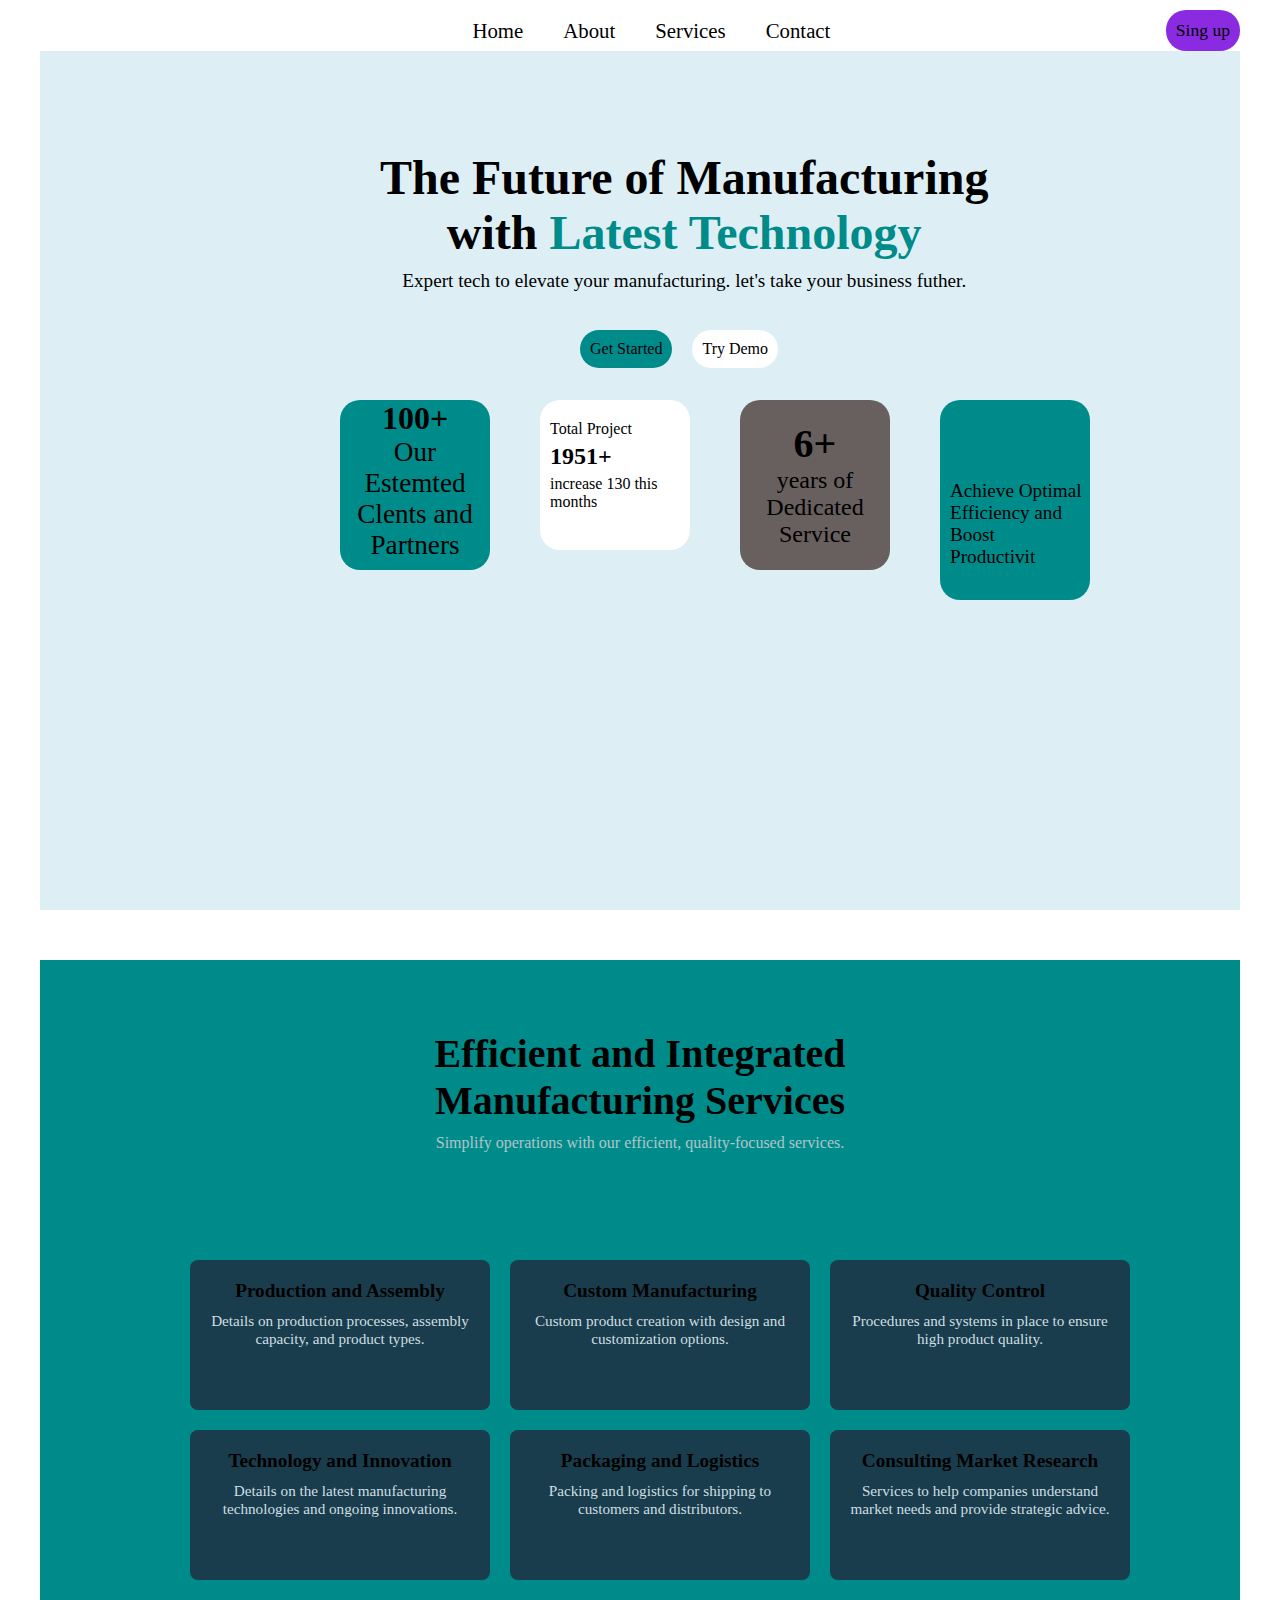
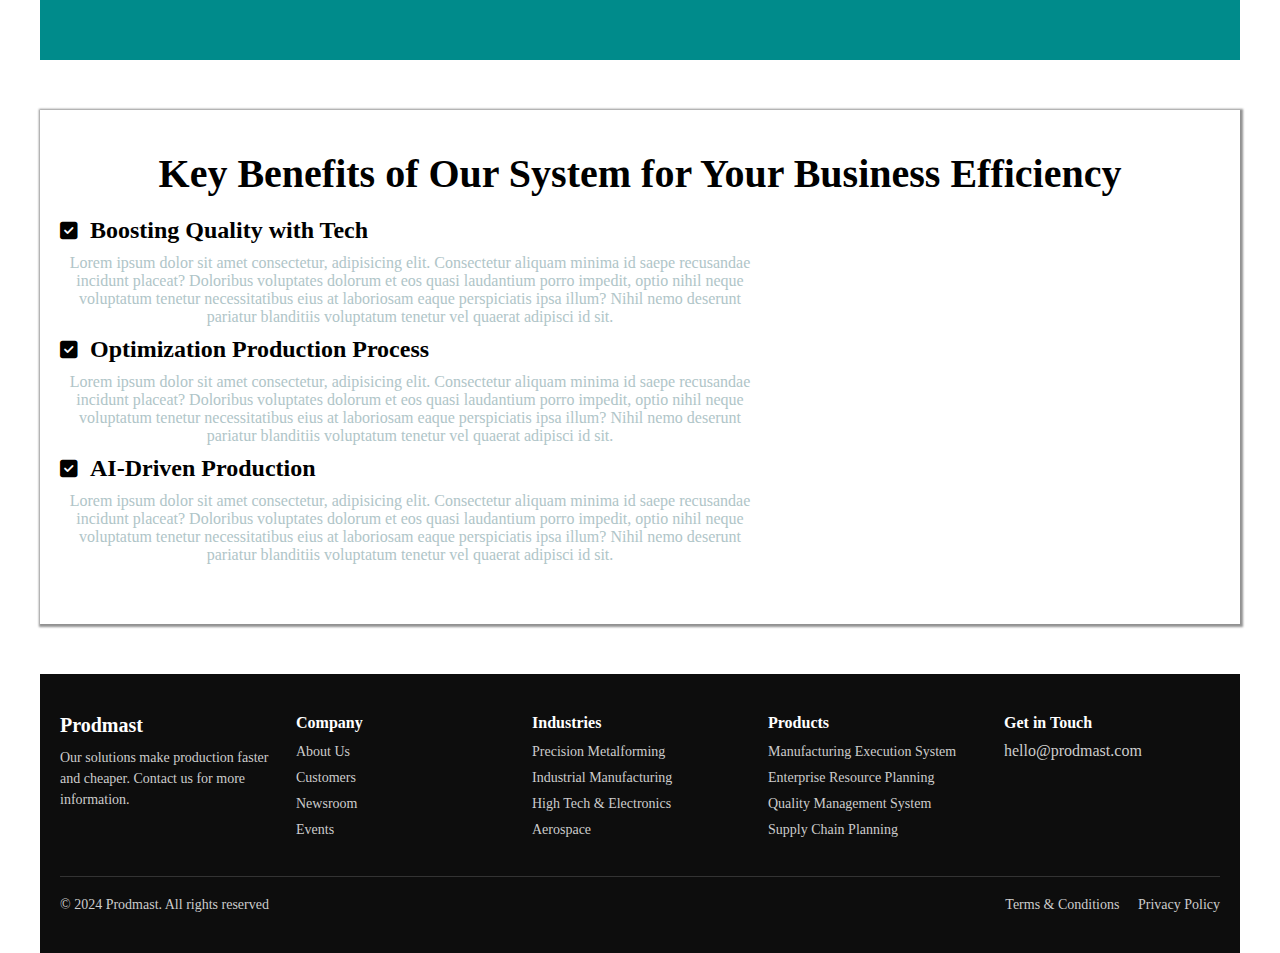
<file: index.html>
<!DOCTYPE html>
<html lang="en">
<head>
    <meta charset="UTF-8">
    <meta name="viewport" content="width=device-width, initial-scale=1.0">
    <link rel="stylesheet" href="style.css">
    <link rel="stylesheet" href="https://cdnjs.cloudflare.com/ajax/libs/font-awesome/6.7.1/css/all.min.css">
    <title>Document</title>
</head>
<body>
    <header class="header1">
        <section class="mainheader">
            <nav class="navbar">
                <div class="logo">
                    <h3>Prodmast</h3>
                </div>
                <div class="mainnav">
                    <ul>
                        <li>Home</li>
                        <li>About</li>
                        <li>Services</li>
                        <li>Contact</li>
                    </ul>
                </div>
                <div class="button">Sing up</div>
            </nav>
        </section>

        <div class="main-contant">
            <h1 class="main-heading">The Future of Manufacturing <br>with <span style="color: darkcyan;">Latest Technology</span></h1>
        <p>Expert tech to elevate your manufacturing. let's take your business futher.</p>
        </div>

        <div class="buttons">
            <div class="first">
                <p>Get Started</p>
            </div>
            <div class="second">
                <p>Try Demo</p>
            </div>
        </div>


        <section class="cards">
            <div class="firstcard">
            </div>
            <div class="secondcard">
                <h2>100+</h2>
                <p>Our Estemted Clents and  Partners</p>
            </div>
            <div class="thirdcard">
                <p>Total Project</p>
                <h2>1951+</h2>
                <p>increase 130 this months</p>
            </div>
            <div class="forthcard">
                <h1>6+</h1>
                <p>years of <br> Dedicated <br> Service</p>
            </div>
            <div class="lastcard">
                <p>Achieve Optimal <br> Efficiency and Boost <br> Productivit</p>
            </div>
        </section>

        
    </header>




    <div class="container">
        <header class="header2">
          <h1>Efficient and Integrated <br> Manufacturing Services</h1>
          <p>Simplify operations with our efficient, quality-focused services.</p>
        </header>
    
        <section class="services">
          <div class="service-card">
            <h3>Production and Assembly</h3>
            <p>Details on production processes, assembly capacity, and product types.</p>
          </div>
          <div class="service-card">
            <h3>Custom Manufacturing</h3>
            <p>Custom product creation with design and customization options.</p>
          </div>
          <div class="service-card">
            <h3>Quality Control</h3>
            <p>Procedures and systems in place to ensure high product quality.</p>
          </div>
          <div class="service-card">
            <h3>Technology and Innovation</h3>
            <p>Details on the latest manufacturing technologies and ongoing innovations.</p>
          </div>
          <div class="service-card">
            <h3>Packaging and Logistics</h3>
            <p>Packing and logistics for shipping to customers and distributors.</p>
          </div>
          <div class="service-card">
            <h3>Consulting Market Research</h3>
            <p>Services to help companies understand market needs and provide strategic advice.</p>
          </div>
        </section>
    
       
      </div>
      <section class="benefits">
        <h2>Key Benefits of Our System for Your Business Efficiency</h2>
        <ul>
          <li><i class="fa-solid fa-square-check"></i>&nbsp;&nbsp;<strong>Boosting Quality with Tech</strong> </li>
          <p class="small-p">Lorem ipsum dolor sit amet consectetur, adipisicing elit. Consectetur aliquam minima id saepe recusandae incidunt placeat? Doloribus voluptates dolorum et eos quasi laudantium porro impedit, optio nihil neque voluptatum tenetur necessitatibus eius at laboriosam eaque perspiciatis ipsa illum? Nihil nemo deserunt pariatur blanditiis voluptatum tenetur vel quaerat adipisci id sit.</p>
          <li><i class="fa-solid fa-square-check"></i>&nbsp;&nbsp;<strong>Optimization Production Process</strong></li>
          <p class="small-p">Lorem ipsum dolor sit amet consectetur, adipisicing elit. Consectetur aliquam minima id saepe recusandae incidunt placeat? Doloribus voluptates dolorum et eos quasi laudantium porro impedit, optio nihil neque voluptatum tenetur necessitatibus eius at laboriosam eaque perspiciatis ipsa illum? Nihil nemo deserunt pariatur blanditiis voluptatum tenetur vel quaerat adipisci id sit.</p>
          <li><i class="fa-solid fa-square-check"></i>&nbsp;&nbsp;<strong>AI-Driven Production</strong> </li>
          <p class="small-p">Lorem ipsum dolor sit amet consectetur, adipisicing elit. Consectetur aliquam minima id saepe recusandae incidunt placeat? Doloribus voluptates dolorum et eos quasi laudantium porro impedit, optio nihil neque voluptatum tenetur necessitatibus eius at laboriosam eaque perspiciatis ipsa illum? Nihil nemo deserunt pariatur blanditiis voluptatum tenetur vel quaerat adipisci id sit.</p>
        </ul>
       
      </section>

  <footer class="footer">
    <div class="footer-container">
      <div class="footer-section">
        <h3 class="logo">Prodmast</h3>
        <p class="description">
          Our solutions make production faster and cheaper. Contact us for more information.
        </p>
      </div>
      <div class="footer-section">
        <h4>Company</h4>
        <ul>
          <li><a href="#">About Us</a></li>
          <li><a href="#">Customers</a></li>
          <li><a href="#">Newsroom</a></li>
          <li><a href="#">Events</a></li>
        </ul>
      </div>
      <div class="footer-section">
        <h4>Industries</h4>
        <ul>
          <li><a href="#">Precision Metalforming</a></li>
          <li><a href="#">Industrial Manufacturing</a></li>
          <li><a href="#">High Tech &amp; Electronics</a></li>
          <li><a href="#">Aerospace</a></li>
        </ul>
      </div>
      <div class="footer-section">
        <h4>Products</h4>
        <ul>
          <li><a href="#">Manufacturing Execution System</a></li>
          <li><a href="#">Enterprise Resource Planning</a></li>
          <li><a href="#">Quality Management System</a></li>
          <li><a href="#">Supply Chain Planning</a></li>
        </ul>
      </div>
      <div class="footer-section">
        <h4>Get in Touch</h4>
        <p><a href="mailto:hello@prodmast.com">hello@prodmast.com</a></p>
        <div class="social-icons">
          <a href="#"><i class="icon-linkedin"></i></a>
          <a href="#"><i class="icon-twitter"></i></a>
          <a href="#"><i class="icon-facebook"></i></a>
        </div>
      </div>
    </div>
    <div class="footer-bottom">
      <p>&copy; 2024 Prodmast. All rights reserved</p>
      <div class="policies">
        <a href="#">Terms &amp; Conditions</a>
        <a href="#">Privacy Policy</a>
      </div>
    </div>
  </footer>


    <!-- <script src="scipt.js"></script> -->
</body>
</html>
</file>
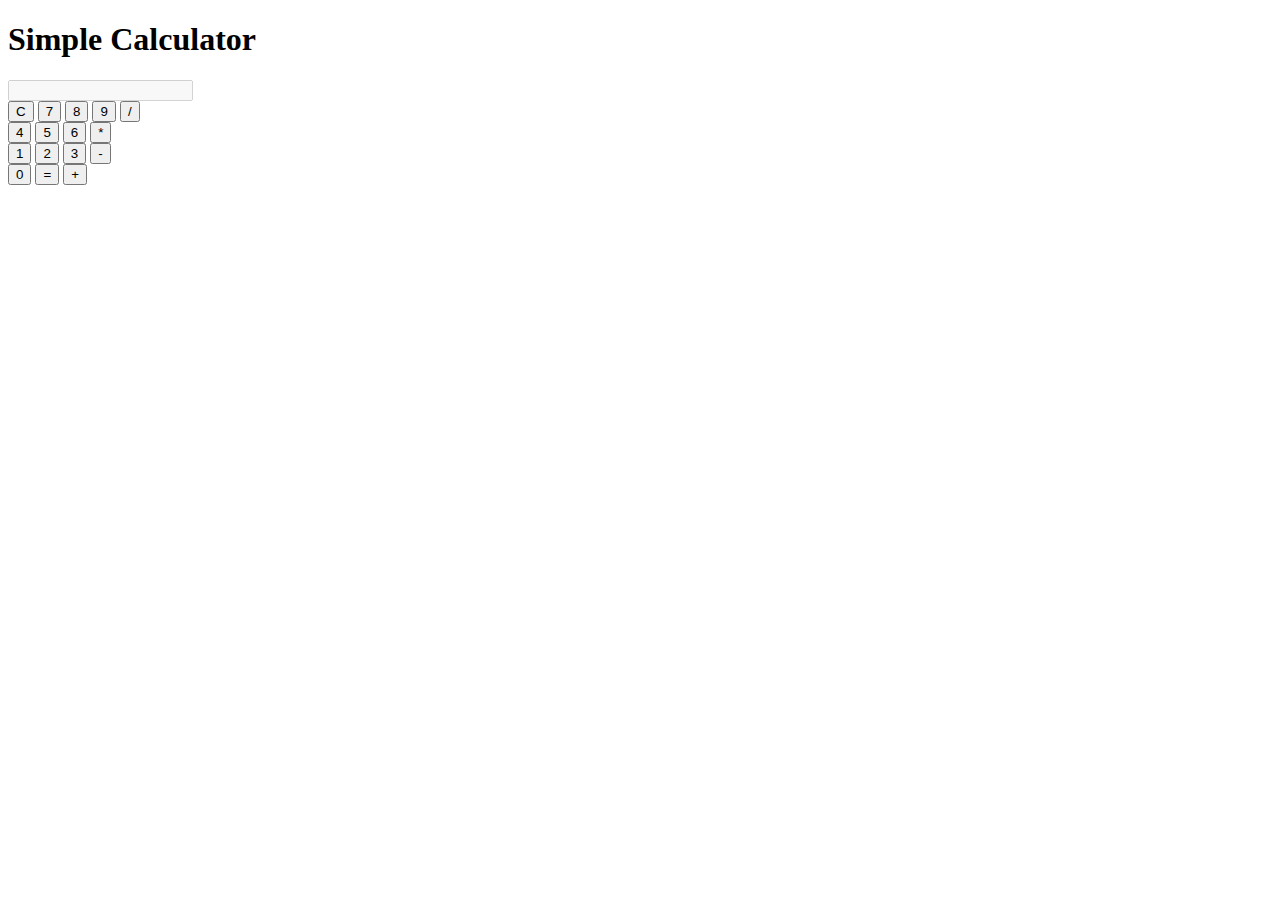
<file: index2.html>
<!DOCTYPE html>
<html lang="en">
<head>
    <meta charset="UTF-8">
    <meta name="viewport" content="width=device-width, initial-scale=1.0">
    <title>Simple Calculator</title>
</head>
<body>
    <h1>Simple Calculator</h1>
    <input type="text" id="result" disabled>
    <br>
    <button onclick="clearResult()">C</button>
    <button onclick="appendToResult('7')">7</button>
    <button onclick="appendToResult('8')">8</button>
    <button onclick="appendToResult('9')">9</button>
    <button onclick="appendToResult('/')">/</button>
    <br>
    <button onclick="appendToResult('4')">4</button>
    <button onclick="appendToResult('5')">5</button>
    <button onclick="appendToResult('6')">6</button>
    <button onclick="appendToResult('*')">*</button>
    <br>
    <button onclick="appendToResult('1')">1</button>
    <button onclick="appendToResult('2')">2</button>
    <button onclick="appendToResult('3')">3</button>
    <button onclick="appendToResult('-')">-</button>
    <br>
    <button onclick="appendToResult('0')">0</button>
    <button onclick="calculateResult()">=</button>
    <button onclick="appendToResult('+')">+</button>
    
    <script>
        function appendToResult(value) {
            document.getElementById("result").value += value;
        }

        function clearResult() {
            document.getElementById("result").value = "";
        }

        function calculateResult() {
            const result = eval(document.getElementById("result").value);
            document.getElementById("result").value = result;
        }
    </script>
</body>
</html>
</file>
<file: style.css>
*{
    padding: 0;
    margin: 0;
    box-sizing: border-box;
}
/* body{
    border: 50px solid gray;
} */

.header1{
    background-color: rgba(173, 216, 230, 0.418);
    height: 100vh;
    max-width: 1200px;
    margin: 0 auto;
}
.mainheader{
    margin: 10px 0px;
}
.logo{
    font-size: 1.5rem;
    
}

.navbar{
    display: flex;
    justify-content: space-between;
    background-color: #fff;
   
    align-items: center;
    
}

.mainnav ul{
    display: flex;
    justify-content: space-between;
    gap: 40px;
  
}

.mainnav ul li{
    list-style-type: none;
    font-size: 1.3rem;
}

.button{
    font-size: 1.1rem;
    background-color:blueviolet;
    padding: 10px;
    border-radius: 20px;
}
.main-contant{
    position: absolute;
    top: 150px;
    left: 380px;
    text-align: center;
}
.main-heading{
    font-size: 3rem;
}
.main-contant p {
    font-size: 1.2rem;
    padding-top: 10px;
}

.buttons{
    display: flex;
    justify-content: center;
    gap: 20px;
    position: absolute;
    top: 330px;
    left: 580px;
}

.buttons .first{
    background-color: darkcyan;
    padding: 10px;
    border-radius: 20px;
}

.buttons .second{
    background-color: #fff;
    padding: 10px;
    border-radius: 20px;
}

.cards{
    display: flex;
    justify-content: space-between;
    position: absolute;
    top: 350px;
    gap: 50px;

}

.firstcard{
    background-image: url("https://th.bing.com/th/id/OIG1.wQ7nqzXG6LLji1s3MrOP");
    position: absolute;
    /* top: 50px; */
    height: 200px;
    width: 150px;
    border-radius: 20px;
    left: 100px;
top: 50px;
}
.secondcard{
    background-color: darkcyan;
    position: absolute;
    height: 170px;
    width: 150px;
    border-radius: 20px;
    text-align: center;
    left: 300px;
    top: 50px;
}
.secondcard h2{
    font-size: 2rem;
}
.secondcard p{
    font-size: 1.7rem;
}
.thirdcard {
    background-color: #fff;
    position: absolute;
    height: 150px;
    width: 150px;
    border-radius: 20px;
    padding: 20px 10px;
    left: 500px;
    top: 50px;
}
.thirdcard p {
    padding-bottom: 5px;
}
.thirdcard h2{
    padding-bottom: 5px;
}
.forthcard{
    background-color: rgb(104, 95, 95);
    position: absolute;
    height: 170px;
    width: 150px;
    border-radius: 20px;
    padding: 20px 10px ;
    text-align: center;
    left: 700px;
    top: 50px;
}
.forthcard h1 {
    font-size: 2.5rem;
}
.forthcard p {
    font-size: 1.5rem;
}
.lastcard {
    background-color: darkcyan;
    position: absolute;
    height: 200px;
    width: 150px;
    border-radius: 20px;
    padding: 80px 0 0 10px;
    left: 900px;
    top: 50px;
}
.lastcard p {
    font-size: 1.2rem;
}





/* 
body {
    margin: 0;
    font-family: Arial, sans-serif;
    background-color: #102a37;
    color: #ffffff;
  } */
  
  .container {
    max-width: 1200px;
    height: 700px;
    margin: 50px auto;
    padding: 20px;
    position: relative;
    background-color: darkcyan;
  }
  
  .header2 {
    text-align: center;
    margin-bottom: 40px;
    padding-top: 50px;
  }
  
  .header2 h1 {
    font-size: 2.5rem;
    margin-bottom: 10px;
  }
  
  .header2 p {
    font-size: 1rem;
    color: #b0c5c8;
  }
  
  .services {
    display: flex;
    justify-content: center;
    flex-wrap: wrap;
    width: 1200px;
    gap: 20px;
    margin-bottom: 40px;
    position: absolute;
    top: 300px;
  }
  
  .service-card {
    background-color: #1a3d4d;
    padding: 20px;
    border-radius: 8px;
    text-align: center;
    transition: transform 0.3s;
    width: 300px;
    height: 150px;
  }
  
  .service-card:hover {
    transform: translateY(-5px);
  }
  
  .service-card h3 {
    font-size: 1.2rem;
    margin-bottom: 10px;
  }
  
  .service-card p {
    font-size: 0.95rem;
    color: #cddfe2;
  }
  
  .benefits {
    text-align: center;
    background-color: #fff;
    padding: 40px 20px;
    /* border-radius: 8px; */
    /* position: relative; */
    /* top: 500px; */
    max-width: 1200px;
    margin: 50px auto;
    box-shadow: 1px 1px 2px 2px rgba(0, 0, 0, 0.432);
  }
  
  .benefits h2 {
    font-size: 2.5rem;
    margin-bottom: 20px;
    /* color: darkcyan; */
  }
  
  .benefits ul {
    list-style-type: none;
    padding: 0;
    margin-bottom: 20px;
  }
  .benefits ul li .fa-solid {
    font-size: 20px;
  }
  .benefits ul  p {
    max-width: 700px;
    color:#b0c5c8;
  }
  
  .benefits ul li {
    font-size: 1rem;
    margin: 10px 0;
    text-align: left;
    font-size: 1.5rem;
  }
  
  .stats {
    margin-top: 20px;
    font-size: 1.1rem;
  }









  /* General Reset */
/* body {
    margin: 0;
    font-family: Arial, sans-serif;
    background-color: #181a1b;
    color: #ccc;
  } */
  
  a {
    color: #ccc;
    text-decoration: none;
  }
  
  a:hover {
    color: #fff;
  }
  
  /* Footer Styles */
  .footer {
    background-color: #0d0d0d;
    padding: 40px 20px;
    color: #ccc;
    max-width: 1200px;
    margin: 0 auto;
  }
  
  .footer-container {
    display: flex;
    flex-wrap: wrap;
    justify-content: space-between;
    gap: 20px;
  }
  
  .footer-section {
    flex: 1 1 200px;
    min-width: 200px;
  }
  
  .logo {
    font-size: 20px;
    font-weight: bold;
    color: #fff;
  }
  
  .description {
    margin-top: 10px;
    font-size: 14px;
    line-height: 1.5;
  }
  
  .footer-section h4 {
    font-size: 16px;
    margin-bottom: 10px;
    color: #fff;
  }
  
  .footer-section ul {
    list-style: none;
    padding: 0;
  }
  
  .footer-section ul li {
    margin-bottom: 8px;
  }
  
  .footer-section ul li a {
    font-size: 14px;
  }
  
  .social-icons a {
    margin-right: 10px;
    font-size: 18px;
  }
  
  .footer-bottom {
    display: flex;
    justify-content: space-between;
    align-items: center;
    margin-top: 30px;
    border-top: 1px solid #333;
    padding-top: 20px;
    font-size: 14px;
  }
  
  .policies a {
    margin-left: 15px;
  }
</file>
